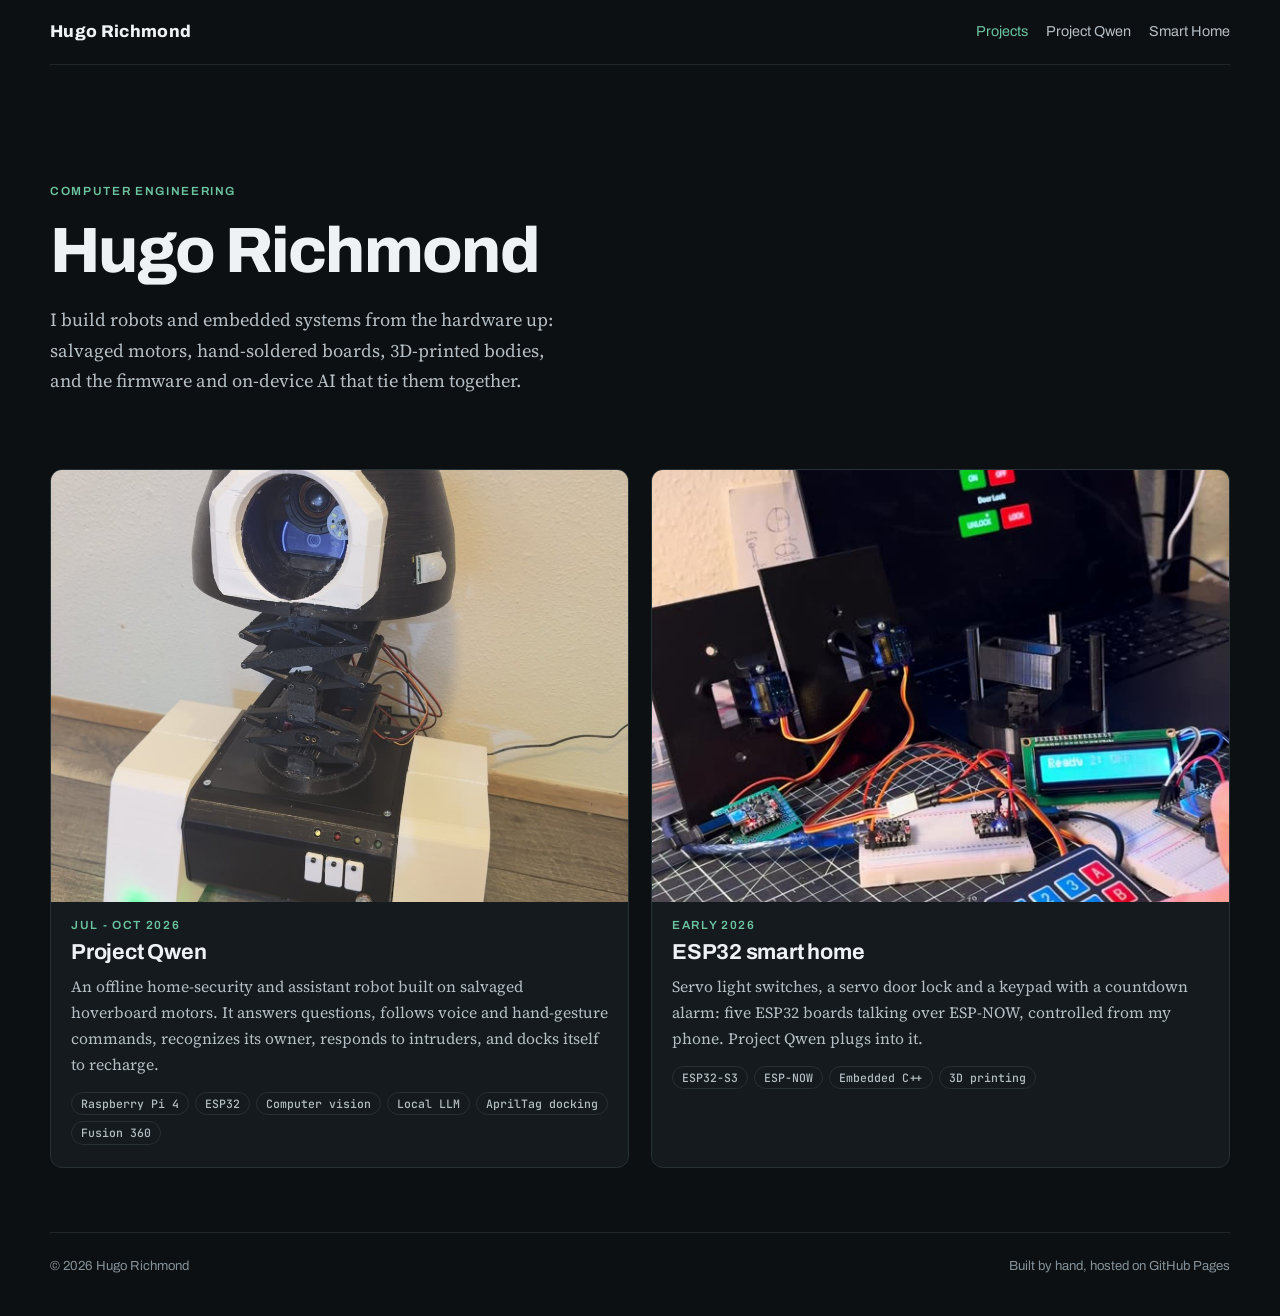
<file: index.html>
<!doctype html>
<html lang="en">
<head>
<meta charset="utf-8">
<meta name="viewport" content="width=device-width, initial-scale=1, viewport-fit=cover">
<title>Hugo Richmond</title>
<meta name="description" content="Hugo Richmond - computer engineering. Robotics, embedded systems and on-device AI projects.">
<meta name="color-scheme" content="dark">
<link rel="preconnect" href="https://fonts.googleapis.com">
<link rel="preconnect" href="https://fonts.gstatic.com" crossorigin>
<link rel="stylesheet" href="https://fonts.googleapis.com/css2?family=Archivo:wght@400;500;600;700;800&family=JetBrains+Mono:wght@400;500;600&family=Source+Serif+4:opsz,wght@8..60,400;8..60,600&display=swap">
<link rel="stylesheet" href="assets/style.css">
</head>
<body>
<header class="site-head">
  <a class="name" href="./">Hugo Richmond</a>
  <nav aria-label="Site">
    <a href="./" aria-current="page">Projects</a>
    <a href="qwen/">Project Qwen</a>
    <a href="smart-home/">Smart Home</a>
  </nav>
</header>

<main class="home">
  <section class="intro">
    <span class="eyebrow">Computer Engineering</span>
    <h1>Hugo Richmond</h1>
    <p>I build robots and embedded systems from the hardware up: salvaged motors, hand-soldered boards,
       3D-printed bodies, and the firmware and on-device AI that tie them together.</p>
  </section>

  <div class="projects">
    <a class="card" href="qwen/">
      <div class="shot"><img src="qwen/media/hero-robot.jpg" alt="Qwen, a 3D-printed home robot with a round camera head on a scissor lift"></div>
      <div class="body">
        <span class="eyebrow">Jul - Oct 2026</span>
        <h2>Project Qwen</h2>
        <p>An offline home-security and assistant robot built on salvaged hoverboard motors. It answers questions,
           follows voice and hand-gesture commands, recognizes its owner, responds to intruders, and docks itself to recharge.</p>
        <div class="tags"><span class="tag">Raspberry Pi 4</span><span class="tag">ESP32</span><span class="tag">Computer vision</span>
          <span class="tag">Local LLM</span><span class="tag">AprilTag docking</span><span class="tag">Fusion 360</span></div>
      </div>
    </a>
    <a class="card" href="smart-home/">
      <div class="shot"><img src="smart-home/media/full-test.jpg" alt="ESP32 smart-home system: light-switch servos, keypad and phone control page"></div>
      <div class="body">
        <span class="eyebrow">Early 2026</span>
        <h2>ESP32 smart home</h2>
        <p>Servo light switches, a servo door lock and a keypad with a countdown alarm: five ESP32 boards talking over
           ESP-NOW, controlled from my phone. Project Qwen plugs into it.</p>
        <div class="tags"><span class="tag">ESP32-S3</span><span class="tag">ESP-NOW</span><span class="tag">Embedded C++</span>
          <span class="tag">3D printing</span></div>
      </div>
    </a>
  </div>
</main>

<footer class="site-foot">
  <span>&copy; 2026 Hugo Richmond</span>
  <span>Built by hand, hosted on GitHub Pages</span>
</footer>
</body>
</html>
</file>
<file: assets/style.css>
/* Hugo Richmond - portfolio. Dark only. */
:root {
  color-scheme: dark;
  --bg: #0d1012;
  --surface: #141a1d;
  --surface-2: #1a2125;
  --line: #273035;
  --line-soft: #1f272b;
  --text: #dbe1e4;
  --text-soft: #b4bec4;
  --muted: #84919a;
  --accent: #6cc3a0;        /* solder-mask green, desaturated */
  --accent-ink: #0c2a1f;
  --amber: #e2b04e;         /* status LED amber - warnings, "not yet" */
  --red: #e0705f;
  --blue: #7aa8de;
  --serif: "Source Serif 4", "Iowan Old Style", Georgia, serif;
  --sans: "Archivo", "Helvetica Neue", Arial, sans-serif;
  --mono: "JetBrains Mono", ui-monospace, "SF Mono", Menlo, monospace;
  --measure: 68ch;
  --gutter: clamp(16px, 4vw, 40px);
}

* { box-sizing: border-box; }
html { scroll-behavior: smooth; scroll-padding-top: 24px; }
@media (prefers-reduced-motion: reduce) { html { scroll-behavior: auto; } }
body {
  margin: 0;
  background: var(--bg);
  color: var(--text);
  font: 17px/1.65 var(--serif);
  -webkit-font-smoothing: antialiased;
  padding-inline: var(--gutter);
}
img, video, iframe { max-width: 100%; }
a { color: var(--accent); text-underline-offset: 3px; text-decoration-thickness: 1px; }
a:hover { color: #8fe0bd; }
:focus-visible { outline: 2px solid var(--accent); outline-offset: 3px; border-radius: 3px; }

h1, h2, h3, h4 { font-family: var(--sans); color: #eef2f4; text-wrap: balance; line-height: 1.2; }
h2 { font-size: 1.6rem; font-weight: 700; margin: 0 0 .9rem; letter-spacing: -.01em; }
h3 { font-size: 1.15rem; font-weight: 700; margin: 2.2rem 0 .6rem; }
h4 { font-size: .95rem; font-weight: 700; margin: 1.6rem 0 .4rem; letter-spacing: .01em; }
p { margin: 0 0 1rem; }
strong { color: #eef2f4; font-weight: 600; }
code, kbd { font-family: var(--mono); font-size: .84em; background: var(--surface-2);
  border: 1px solid var(--line-soft); border-radius: 4px; padding: .05em .35em; color: #d6e6de; }
pre { font-family: var(--mono); font-size: .8rem; line-height: 1.55; background: var(--surface);
  border: 1px solid var(--line); border-radius: 8px; padding: 14px 16px; overflow-x: auto; margin: 0 0 1.2rem; }
pre code { background: none; border: 0; padding: 0; font-size: inherit; color: #cfdad5; }
.eyebrow { font: 600 .74rem/1 var(--sans); letter-spacing: .14em; text-transform: uppercase; color: var(--accent); }
.muted { color: var(--muted); }
.mono { font-family: var(--mono); }
.num { font-variant-numeric: tabular-nums; }

/* ---------- site header / footer ---------- */
.site-head { max-width: 1180px; margin: 0 auto; display: flex; align-items: center; justify-content: space-between;
  gap: 16px; padding-block: 18px; border-bottom: 1px solid var(--line-soft); font-family: var(--sans); flex-wrap: wrap; }
.site-head .name { font-weight: 800; letter-spacing: .02em; color: #eef2f4; text-decoration: none; }
.site-head nav { display: flex; gap: 18px; font-size: .9rem; flex-wrap: wrap; }
.site-head nav a { color: var(--text-soft); text-decoration: none; }
.site-head nav a:hover, .site-head nav a[aria-current] { color: var(--accent); }
.site-foot { max-width: 1180px; margin: 64px auto 0; padding-block: 22px 40px; border-top: 1px solid var(--line-soft);
  font: .82rem/1.6 var(--sans); color: var(--muted); display: flex; justify-content: space-between; gap: 16px; flex-wrap: wrap; }

/* ---------- home ---------- */
.home { max-width: 1180px; margin: 0 auto; }
.intro { padding-block: clamp(48px, 9vw, 110px) clamp(32px, 5vw, 56px); max-width: 760px; }
.intro h1 { font-size: clamp(2.4rem, 6vw, 4rem); font-weight: 800; letter-spacing: -.025em; margin: .6rem 0 1rem; }
.intro p { font-size: 1.15rem; color: var(--text-soft); max-width: 58ch; }
.projects { display: grid; grid-template-columns: repeat(auto-fit, minmax(300px, 1fr)); gap: 22px; }
.card { background: var(--surface); border: 1px solid var(--line); border-radius: 12px; overflow: hidden;
  display: flex; flex-direction: column; text-decoration: none; color: inherit; transition: border-color .2s, transform .2s; }
a.card:hover { border-color: #3a4a4f; transform: translateY(-2px); color: inherit; }
@media (prefers-reduced-motion: reduce) { a.card:hover { transform: none; } }
.card .shot { aspect-ratio: 4 / 3; background: #0a0d0e; overflow: hidden; }
.card .shot img { width: 100%; height: 100%; object-fit: cover; display: block; }
.card .body { padding: 18px 20px 22px; display: flex; flex-direction: column; gap: 8px; }
.card h2 { font-size: 1.35rem; margin: 0; }
.card p { margin: 0; color: var(--text-soft); font-size: .98rem; }
.tags { display: flex; gap: 6px; flex-wrap: wrap; margin-top: 6px; }
.tag { font: 500 .72rem/1 var(--mono); color: var(--text-soft); border: 1px solid var(--line); border-radius: 999px; padding: 5px 9px; }
.card.soon .shot { display: grid; place-items: center; background:
  repeating-linear-gradient(135deg, #12181b 0 10px, #151c1f 10px 20px); }
.card.soon .shot span { font: 600 .78rem/1 var(--sans); letter-spacing: .14em; text-transform: uppercase; color: var(--muted); }

/* ---------- paper layout ---------- */
.paper { max-width: 1180px; margin: 0 auto; display: grid; grid-template-columns: minmax(0, 1fr) 250px; gap: 56px; }
@media (max-width: 1080px) { .paper { grid-template-columns: minmax(0, 1fr); gap: 0; } }
.article { min-width: 0; max-width: 780px; }
.article > section { padding-top: 46px; margin-top: 46px; border-top: 1px solid var(--line-soft); }
.article > section > p, .article > section > ul, .article > section > ol,
.article section h3 + p, .prose { max-width: var(--measure); }
.article ul, .article ol { padding-left: 1.3rem; margin: 0 0 1rem; }
.article li { margin: .25rem 0; }
.secnum { font: 600 .8rem/1 var(--mono); color: var(--accent); display: block; margin-bottom: .55rem; letter-spacing: .04em; }

.title-block { padding-block: clamp(40px, 7vw, 80px) 8px; }
.title-block h1 { font-size: clamp(2.2rem, 5.4vw, 3.6rem); font-weight: 800; letter-spacing: -.025em; margin: .7rem 0 .8rem; }
.title-block .sub { font-size: 1.2rem; color: var(--text-soft); max-width: 60ch; margin-bottom: 1.2rem; }
.byline { font: .9rem/1.6 var(--sans); color: var(--muted); display: flex; gap: 6px 18px; flex-wrap: wrap; }
.byline strong { color: var(--text); font-weight: 600; }
.abstract { background: var(--surface); border: 1px solid var(--line); border-radius: 10px; padding: 20px 22px; margin: 28px 0 0; }
.abstract p { margin: 0; max-width: none; }
.abstract .eyebrow { display: block; margin-bottom: 10px; }
.facts { display: grid; grid-template-columns: repeat(auto-fit, minmax(150px, 1fr)); gap: 1px; background: var(--line);
  border: 1px solid var(--line); border-radius: 10px; overflow: hidden; margin: 22px 0 0; }
.facts div { background: var(--surface); padding: 14px 16px; font-family: var(--sans); }
.facts b { display: block; font: 700 1.05rem/1.25 var(--sans); color: #eef2f4; font-variant-numeric: tabular-nums; }
.facts span { font-size: .78rem; color: var(--muted); }

/* table of contents (top right on wide screens) */
.toc { position: sticky; top: 24px; align-self: start; max-height: calc(100vh - 48px); overflow-y: auto;
  padding-top: clamp(40px, 7vw, 80px); font-family: var(--sans); }
.toc h2 { font: 600 .72rem/1 var(--sans); letter-spacing: .14em; text-transform: uppercase; color: var(--muted); margin: 0 0 12px; }
.toc ol { list-style: none; margin: 0; padding: 0; border-left: 1px solid var(--line); }
.toc li { margin: 0; }
.toc a { display: block; padding: 5px 0 5px 14px; margin-left: -1px; border-left: 2px solid transparent;
  color: var(--muted); text-decoration: none; font-size: .86rem; line-height: 1.35; }
.toc a:hover { color: var(--text); }
.toc a.active { color: var(--accent); border-left-color: var(--accent); }
.toc .n { font-family: var(--mono); font-size: .74rem; opacity: .75; margin-right: 6px; }
.toc-toggle { display: none; }
@media (max-width: 1080px) {
  .toc { position: fixed; top: auto; bottom: calc(16px + env(safe-area-inset-bottom, 0px)); right: 16px; left: 16px;
    max-height: 70vh; padding: 0; background: var(--surface); border: 1px solid var(--line); border-radius: 12px;
    box-shadow: 0 12px 40px #000a; z-index: 20; }
  .toc[data-open="false"] nav { display: none; }
  .toc nav { padding: 14px 16px 16px; overflow-y: auto; max-height: calc(70vh - 48px); }
  .toc-toggle { display: flex; width: 100%; align-items: center; justify-content: space-between; gap: 10px;
    background: none; border: 0; color: var(--text); font: 600 .9rem/1 var(--sans); padding: 14px 16px; cursor: pointer; }
  .toc[data-open="false"] { left: auto; }
  .toc h2 { display: none; }
}

/* figures, media slots, diagrams */
figure { margin: 1.6rem 0 1.8rem; }
figcaption { font: .84rem/1.5 var(--sans); color: var(--muted); margin-top: 10px; max-width: var(--measure); }
figcaption b { color: var(--text-soft); font-weight: 600; }
.media { border-radius: 10px; overflow: hidden; background: #0a0d0e; border: 1px solid var(--line); }
.media img, .media video { display: block; width: 100%; height: auto; }
.media iframe { display: block; width: 100%; aspect-ratio: 16 / 9; border: 0; }
.media.slot { aspect-ratio: 16 / 9; display: grid; place-items: center; text-align: center; padding: 20px;
  background: repeating-linear-gradient(135deg, #111719 0 12px, #13191c 12px 24px); }
.media.slot.tall { aspect-ratio: 3 / 4; }
.media.slot .slot-kind { font: 600 .72rem/1 var(--sans); letter-spacing: .14em; text-transform: uppercase; color: var(--muted); }
.media.slot .slot-text { font: .9rem/1.45 var(--sans); color: var(--text-soft); margin-top: 8px; max-width: 40ch; }
.fig-row { display: grid; grid-template-columns: repeat(auto-fit, minmax(240px, 1fr)); gap: 16px; }
.fig-row figure { margin: 0; }
.diagram { background: var(--surface); border: 1px solid var(--line); border-radius: 10px; padding: 12px; overflow-x: auto; }
.diagram svg { display: block; width: 100%; height: auto; min-width: 560px; }
.diagram.narrow svg { min-width: 0; max-width: 520px; margin: 0 auto; }
svg .bx { fill: #182024; stroke: #33424a; stroke-width: 1.2; }
svg .bx-pi { fill: #13241e; stroke: #3e7a63; }
svg .bx-esp { fill: #1a1f2c; stroke: #4b6390; }
svg .bx-warn { fill: #2a2213; stroke: #8a6a2a; }
svg .bx-grp { fill: none; stroke: #2e3a40; stroke-dasharray: 5 4; }
svg text { font-family: "Archivo", Arial, sans-serif; fill: #dbe1e4; font-size: 13px; }
svg .t-s { font-size: 11px; fill: #9aa7af; }
svg .t-b { font-weight: 700; }
svg .t-acc { fill: #6cc3a0; }
svg .t-amb { fill: #e2b04e; }
svg .t-blu { fill: #8fb5e6; }
svg .t-mono { font-family: "JetBrains Mono", monospace; font-size: 11px; }
svg .ln { stroke: #6f7f88; stroke-width: 1.4; fill: none; }
svg .ln-acc { stroke: #6cc3a0; stroke-width: 1.6; fill: none; }
svg .ln-blu { stroke: #7aa8de; stroke-width: 1.6; fill: none; }
svg .ln-amb { stroke: #e2b04e; stroke-width: 1.6; fill: none; }
svg .ln-red { stroke: #e0705f; stroke-width: 2; fill: none; }
svg .dash { stroke-dasharray: 6 5; }
svg .fill-acc { fill: #6cc3a0; }
svg .fill-amb { fill: #e2b04e; }
svg .fill-red { fill: #e0705f; }
svg .fill-blu { fill: #7aa8de; }
svg .fill-txt { fill: #dbe1e4; }
svg .fill-bg { fill: #0d1012; }

/* tables */
.table-wrap { overflow-x: auto; margin: 0 0 1.4rem; border: 1px solid var(--line); border-radius: 10px; }
table { border-collapse: collapse; width: 100%; font: .9rem/1.45 var(--sans); }
th, td { text-align: left; padding: 9px 12px; border-bottom: 1px solid var(--line-soft); vertical-align: top; }
th { font-weight: 600; color: var(--muted); font-size: .76rem; letter-spacing: .06em; text-transform: uppercase; background: var(--surface); }
tbody tr:last-child td { border-bottom: 0; }
td.num, th.num { text-align: right; font-variant-numeric: tabular-nums; }
td code { white-space: nowrap; }

/* call-outs and status pills */
.note { border: 1px solid var(--line); border-left: 3px solid var(--accent); background: var(--surface);
  border-radius: 8px; padding: 14px 16px; margin: 0 0 1.3rem; max-width: var(--measure); font-size: .97rem; }
.note.warn { border-left-color: var(--amber); }
.note.fail { border-left-color: var(--red); }
.note > :last-child { margin-bottom: 0; }
.note .eyebrow { display: block; margin-bottom: 6px; }
.note.warn .eyebrow { color: var(--amber); }
.note.fail .eyebrow { color: var(--red); }
.pill { display: inline-block; font: 600 .7rem/1 var(--sans); letter-spacing: .06em; text-transform: uppercase;
  padding: 4px 8px; border-radius: 999px; border: 1px solid; white-space: nowrap; }
.pill.ok { color: var(--accent); border-color: #2f5e4c; background: #10231b; }
.pill.part { color: var(--amber); border-color: #6b5426; background: #231c0e; }
.pill.no { color: var(--muted); border-color: var(--line); background: var(--surface); }
.pill.fail { color: var(--red); border-color: #6b3a32; background: #24130f; }

/* equations */
.eq { margin: 1rem 0 1.2rem; padding: 12px 16px; background: var(--surface); border: 1px solid var(--line-soft);
  border-radius: 8px; overflow-x: auto; max-width: var(--measure); }
.eq .katex-display { margin: .3rem 0; }
.katex { color: #e6ecef; font-size: 1.05em; }

/* timeline */
.timeline { list-style: none; padding: 0 !important; margin: 0 0 1.4rem; display: grid; gap: 14px; max-width: var(--measure); }
.timeline li { display: grid; grid-template-columns: 110px 1fr; gap: 16px; margin: 0; padding: 14px 16px;
  background: var(--surface); border: 1px solid var(--line); border-radius: 10px; }
.timeline .when { font: 600 .8rem/1.4 var(--mono); color: var(--accent); }
.timeline p { margin: 0; font-size: .97rem; }
@media (max-width: 560px) { .timeline li { grid-template-columns: 1fr; gap: 6px; } }

.back-top { font: .85rem var(--sans); }

/* ---------- update: smaller photos, video, hardware grid, code ---------- */
.article figure { max-width: 600px; }
.article figure.wide { max-width: none; }
.article figure.sm { max-width: 420px; }
.fig-row { grid-template-columns: repeat(auto-fit, minmax(200px, 1fr)); gap: 14px; margin: 1.4rem 0 1.6rem; }
.fig-row figure { max-width: none; }
.fig-row .media { aspect-ratio: 4 / 3; }
.fig-row .media img { width: 100%; height: 100%; object-fit: cover; }
.fig-row figcaption { font-size: .8rem; }
.media.slot { aspect-ratio: 16 / 9; }

.abstract.with-photo { display: grid; grid-template-columns: minmax(0, 1fr) 200px; gap: 22px; align-items: start; }
.abstract.with-photo .media { aspect-ratio: 3 / 4; }
.abstract.with-photo .media img { height: 100%; object-fit: cover; }
@media (max-width: 640px) { .abstract.with-photo { grid-template-columns: 1fr; } .abstract.with-photo .media { max-width: 240px; } }

.hw-grid { display: grid; grid-template-columns: repeat(auto-fit, minmax(220px, 1fr)); gap: 14px; margin: 0 0 1.2rem; }
.hw-cat { background: var(--surface); border: 1px solid var(--line); border-radius: 10px; padding: 12px 14px; }
.hw-cat h4 { margin: 0 0 8px; font: 700 .72rem/1 var(--sans); letter-spacing: .14em; text-transform: uppercase; color: var(--accent); }
.hw-cat p { margin: 0 0 8px; font: .88rem/1.35 var(--sans); max-width: none; }
.hw-cat p:last-child { margin-bottom: 0; }
.hw-cat b { display: block; color: #eef2f4; font-weight: 600; }
.hw-cat span { color: var(--muted); font-size: .8rem; }
.small { font-size: .88rem; }

.diagram.paper-sheet { background: #f6f4ec; border-color: #d8d2c0; }
.diagram.paper-sheet svg { min-width: 900px; }
#odo, #sch { min-width: 720px; }

/* code blocks (Prism) */
pre[class*="language-"], pre { background: #10161a !important; border: 1px solid var(--line); border-radius: 8px;
  margin: 0 0 1.2rem; max-width: 640px; font-size: .78rem !important; }
code[class*="language-"], pre[class*="language-"] { font-family: var(--mono) !important; text-shadow: none !important; }
:not(pre) > code { white-space: nowrap; }
.article figure.sm .media { aspect-ratio: 4 / 3; }
.article figure.sm .media img { height: 100%; object-fit: cover; }
</file>
